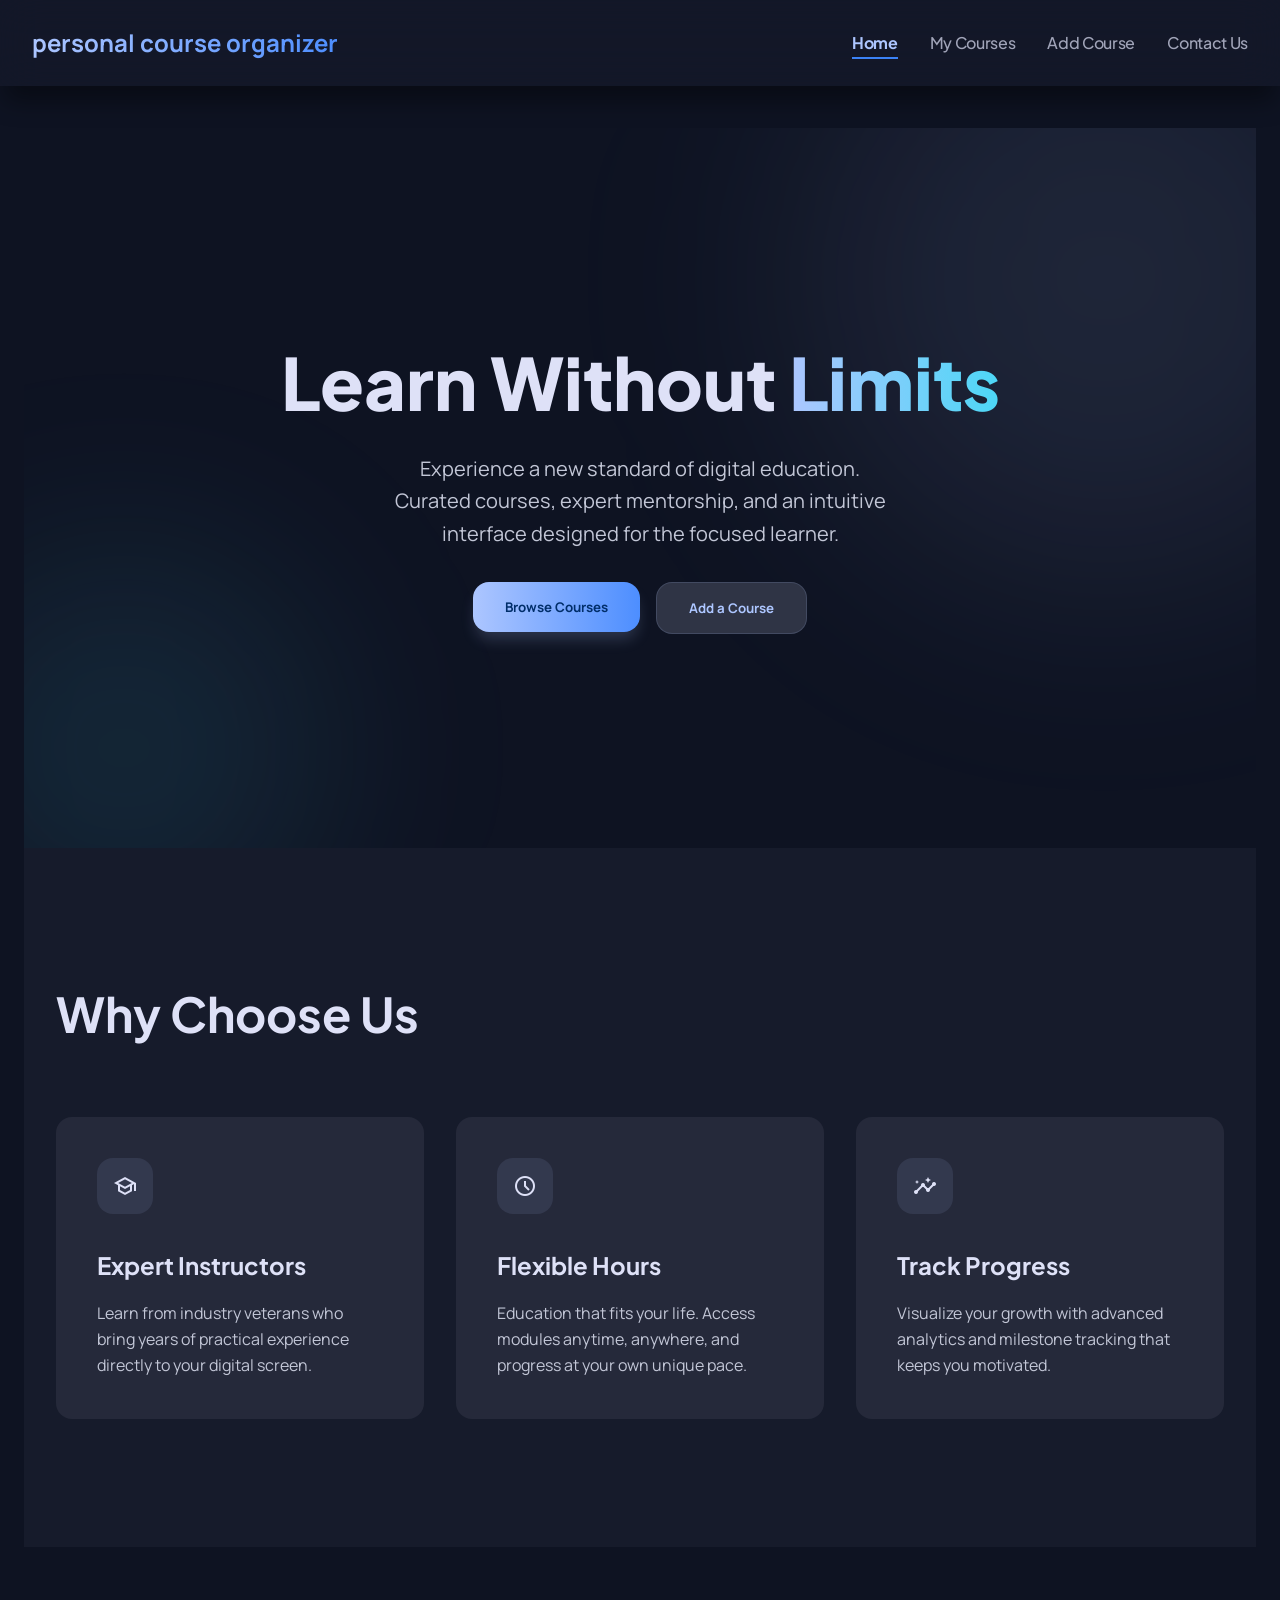
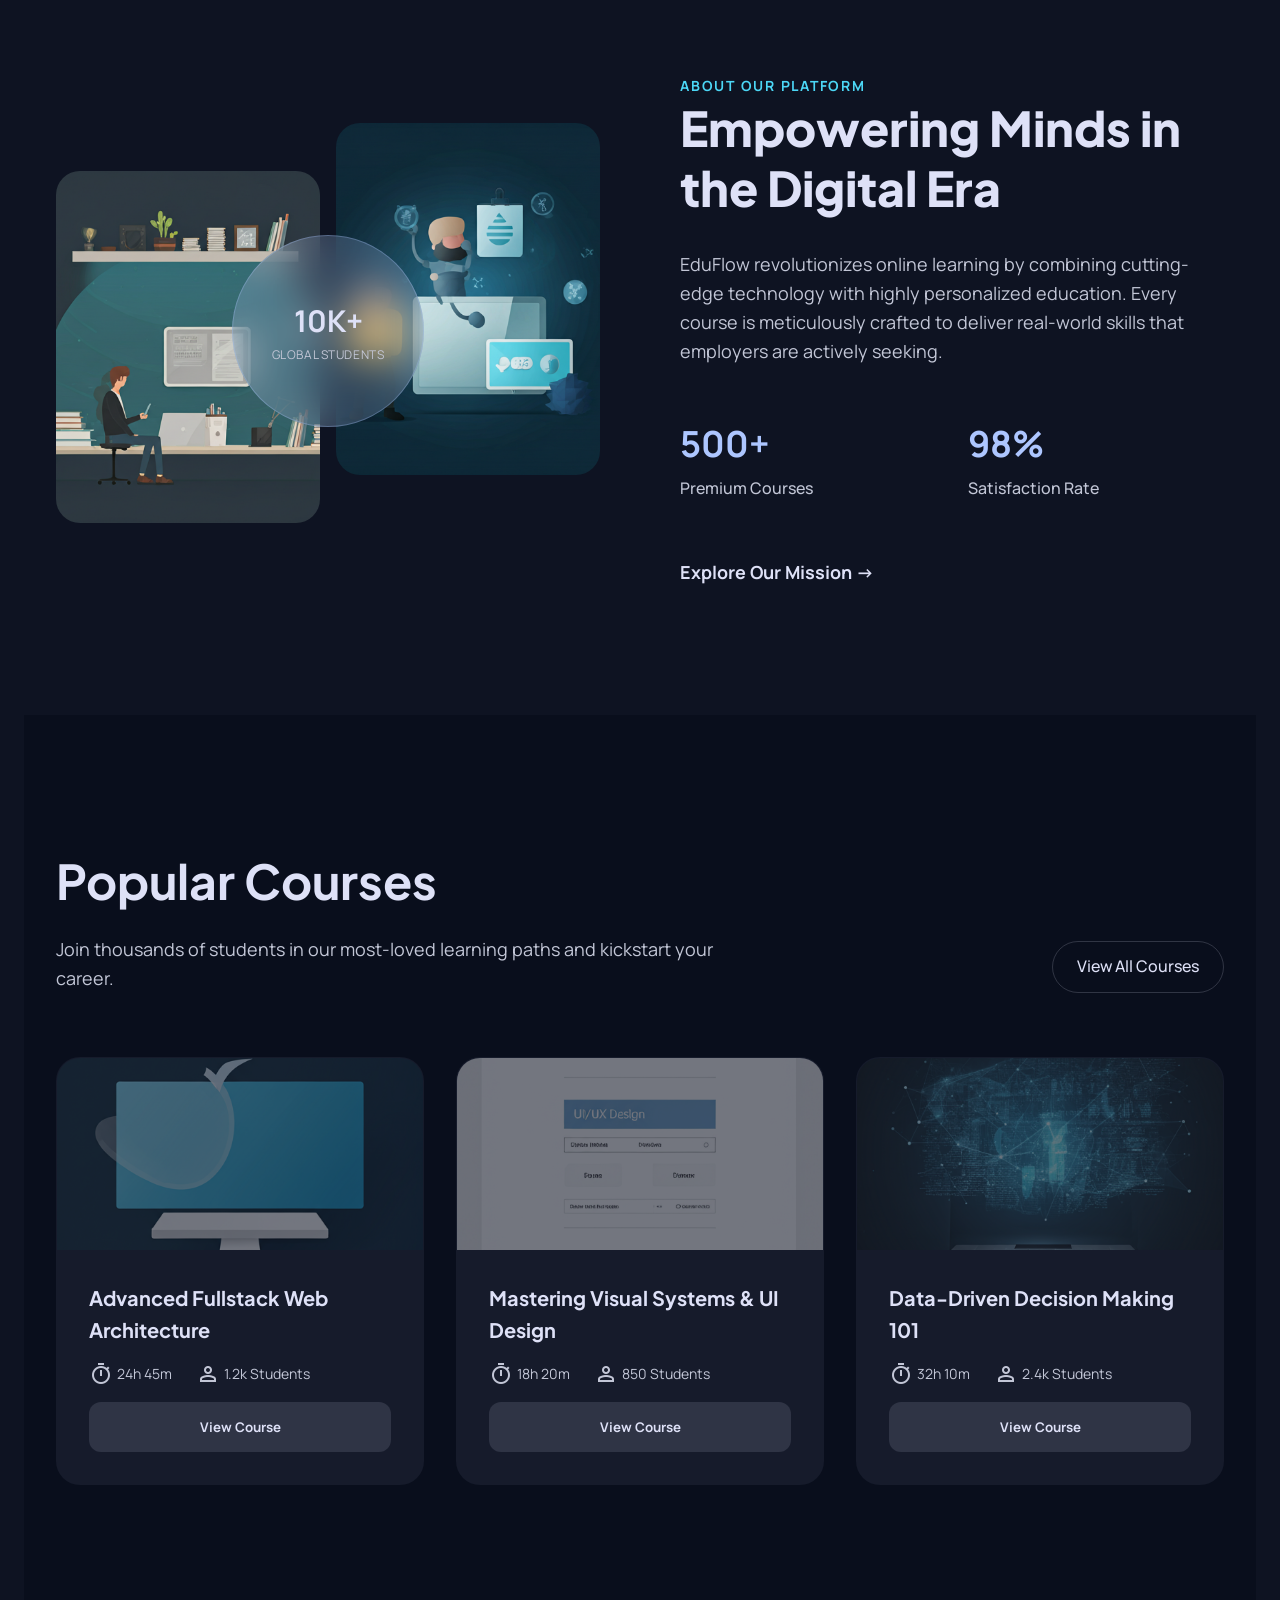
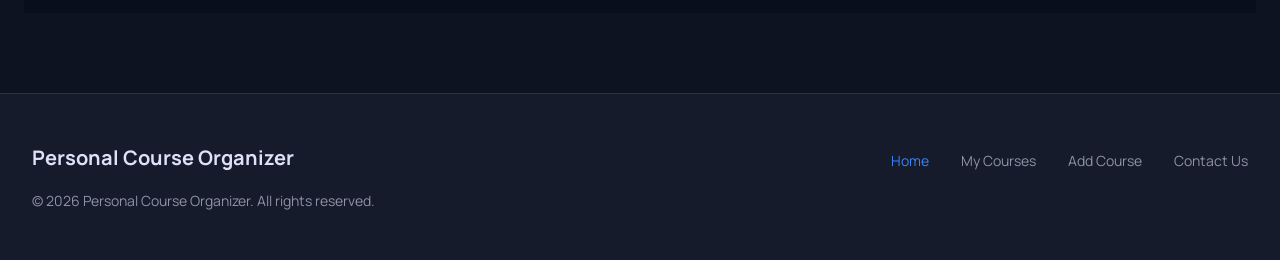
<file: index.html>
<!doctype html>
<html lang="en">
  <head>
    <meta charset="UTF-8" />
    <meta name="viewport" content="width=device-width, initial-scale=1.0" />
    <title>personal course organizer</title>
    <!-- for fonts -->
    <link
      href="https://fonts.googleapis.com/css2?family=Plus+Jakarta+Sans:wght@400;500;600;700;800&family=Manrope:wght@400;500;600;700&display=swap"
      rel="stylesheet"
    />
    <!-- for icons -->
    <link
      href="https://fonts.googleapis.com/css2?family=Material+Symbols+Outlined:wght,FILL@100..700,0..1&display=swap"
      rel="stylesheet"
    />
    <link href="main.css" rel="stylesheet" />
  </head>
  <body>
    <!-- Navigation -->
    <nav>
      <div>
        <div class="logo-brand">personal course organizer</div>
        <button class="nav-menu-button">
          <span class="material-symbols-outlined">menu</span>
        </button>
        <ul>
          <li><a href="./index.html" class="active-page">Home</a></li>
          <li><a href="./my_courses.html">My Courses</a></li>
          <li><a href="./add_course.html">Add Course</a></li>
          <li><a href="./contact.html">Contact Us</a></li>
        </ul>
      </div>
    </nav>

    <!-- Main Content -->
    <main>
      <!-- Hero Section -->
      <section class="hero-section">
        <div class="hero-decoration primary"></div>
        <div class="hero-decoration secondary"></div>
        <div class="hero-content">
          <h1>
            Learn Without <span class="hero-title-highlight">Limits</span>
          </h1>
          <p>
            Experience a new standard of digital education. Curated courses,
            expert mentorship, and an intuitive interface designed for the
            focused learner.
          </p>
          <div class="hero-buttons-container">
            <a href="./my_courses.html">
              <button class="btn btn-primary">Browse Courses</button>
            </a>
            <a href="./add_course.html">
              <button class="btn-secondary-subtle">Add a Course</button>
            </a>
          </div>
        </div>
      </section>

      <!-- Features Section -->
      <section class="features-section">
        <div class="section-wrapper">
          <div class="features-header">
            <h2>Why Choose Us</h2>
          </div>
          <div class="features-grid">
            <div class="feature-card">
              <div class="feature-icon">
                <span class="material-symbols-outlined icon-size-lg"
                  >school</span
                >
              </div>
              <h3>Expert Instructors</h3>
              <p>
                Learn from industry veterans who bring years of practical
                experience directly to your digital screen.
              </p>
            </div>
            <div class="feature-card">
              <div class="feature-icon secondary">
                <span class="material-symbols-outlined icon-size-lg"
                  >schedule</span
                >
              </div>
              <h3>Flexible Hours</h3>
              <p>
                Education that fits your life. Access modules anytime, anywhere,
                and progress at your own unique pace.
              </p>
            </div>
            <div class="feature-card">
              <div class="feature-icon tertiary">
                <span class="material-symbols-outlined icon-size-lg"
                  >insights</span
                >
              </div>
              <h3>Track Progress</h3>
              <p>
                Visualize your growth with advanced analytics and milestone
                tracking that keeps you motivated.
              </p>
            </div>
          </div>
        </div>
      </section>

      <!-- About Section -->
      <section class="about-section">
        <div class="about-container">
          <div class="about-images">
            <div class="about-image-col1">
              <div class="image-box">
                <img alt="Study space" src="./images/about1.png" />
              </div>
            </div>
            <div>
              <div class="image-box">
                <img alt="Collaborative effort" src="./images/about2.png" />
              </div>
            </div>
            <div class="stats-overlay">
              <div>
                <div class="stats-overlay-value">10K+</div>
                <div class="stats-overlay-label">Global Students</div>
              </div>
            </div>
          </div>

          <div class="about-content">
            <div>
              <div class="about-label">About our platform</div>
              <h2>Empowering Minds in the Digital Era</h2>
            </div>
            <p>
              EduFlow revolutionizes online learning by combining cutting-edge
              technology with highly personalized education. Every course is
              meticulously crafted to deliver real-world skills that employers
              are actively seeking.
            </p>
            <div class="about-stats">
              <div class="stat-item">
                <div class="stat-number">500+</div>
                <div class="stat-text">Premium Courses</div>
              </div>
              <div class="stat-item">
                <div class="stat-number">98%</div>
                <div class="stat-text">Satisfaction Rate</div>
              </div>
            </div>
            <div class="about-cta">
              <a href="./my_courses.html" class="about-cta-btn"
                >Explore Our Mission →</a
              >
            </div>
          </div>
        </div>
      </section>

      <!-- Popular Courses Section -->
      <section class="courses-section">
        <div class="courses-header">
          <div class="max-width-wrapper">
            <h2>Popular Courses</h2>
            <p>
              Join thousands of students in our most-loved learning paths and
              kickstart your career.
            </p>
          </div>
          <a href="./my_courses.html" class="view-all-btn">View All Courses</a>
        </div>

        <div class="courses-grid">
          <!-- Course 1 -->
          <div class="course-card">
            <div class="course-header course-header-primary">
              <img alt="Web development" src="./images/course1.png" />
            </div>
            <div class="course-content">
              <h3 class="course-title">Advanced Fullstack Web Architecture</h3>
              <div class="course-meta">
                <div class="course-meta-item">
                  <span class="material-symbols-outlined icon-size-md"
                    >timer</span
                  >
                  24h 45m
                </div>
                <div class="course-meta-item">
                  <span class="material-symbols-outlined icon-size-md"
                    >person</span
                  >
                  1.2k Students
                </div>
              </div>
              <a href="./my_courses.html">
                <button class="course-button">View Course</button>
              </a>
            </div>
          </div>

          <!-- Course 2 -->
          <div class="course-card">
            <div class="course-header course-header">
              <img alt="UI/UX Design" src="./images/course2.png" />
            </div>
            <div class="course-content">
              <h3 class="course-title">Mastering Visual Systems & UI Design</h3>
              <div class="course-meta">
                <div class="course-meta-item">
                  <span class="material-symbols-outlined icon-size-md"
                    >timer</span
                  >
                  18h 20m
                </div>
                <div class="course-meta-item">
                  <span class="material-symbols-outlined icon-size-md"
                    >person</span
                  >
                  850 Students
                </div>
              </div>
              <a href="./my_courses.html">
                <button class="course-button">View Course</button>
              </a>
            </div>
          </div>

          <!-- Course 3 -->
          <div class="course-card">
            <div class="course-header course-header">
              <img alt="Data Science" src="./images/course3.png" />
            </div>
            <div class="course-content">
              <h3 class="course-title">Data-Driven Decision Making 101</h3>
              <div class="course-meta">
                <div class="course-meta-item">
                  <span class="material-symbols-outlined">timer</span>
                  32h 10m
                </div>
                <div class="course-meta-item">
                  <span class="material-symbols-outlined">person</span>
                  2.4k Students
                </div>
              </div>
              <a href="./my_courses.html">
                <button class="course-button">View Course</button>
              </a>
            </div>
          </div>
        </div>
      </section>
    </main>

    <!-- Footer -->
    <footer>
      <div class="footer-content">
        <div class="margin-bottom-medium flex-grow">
          <div class="footer-brand">Personal Course Organizer</div>
          <p class="footer-copyright">
            © 2026 Personal Course Organizer. All rights reserved.
          </p>
        </div>
        <div class="footer-links">
          <a href="./index.html" class="active-page">Home</a>
          <a href="./my_courses.html">My Courses</a>
          <a href="./add_course.html">Add Course</a>
          <a href="./contact.html">Contact Us</a>
        </div>
      </div>
    </footer>
  </body>
</html>
</file>
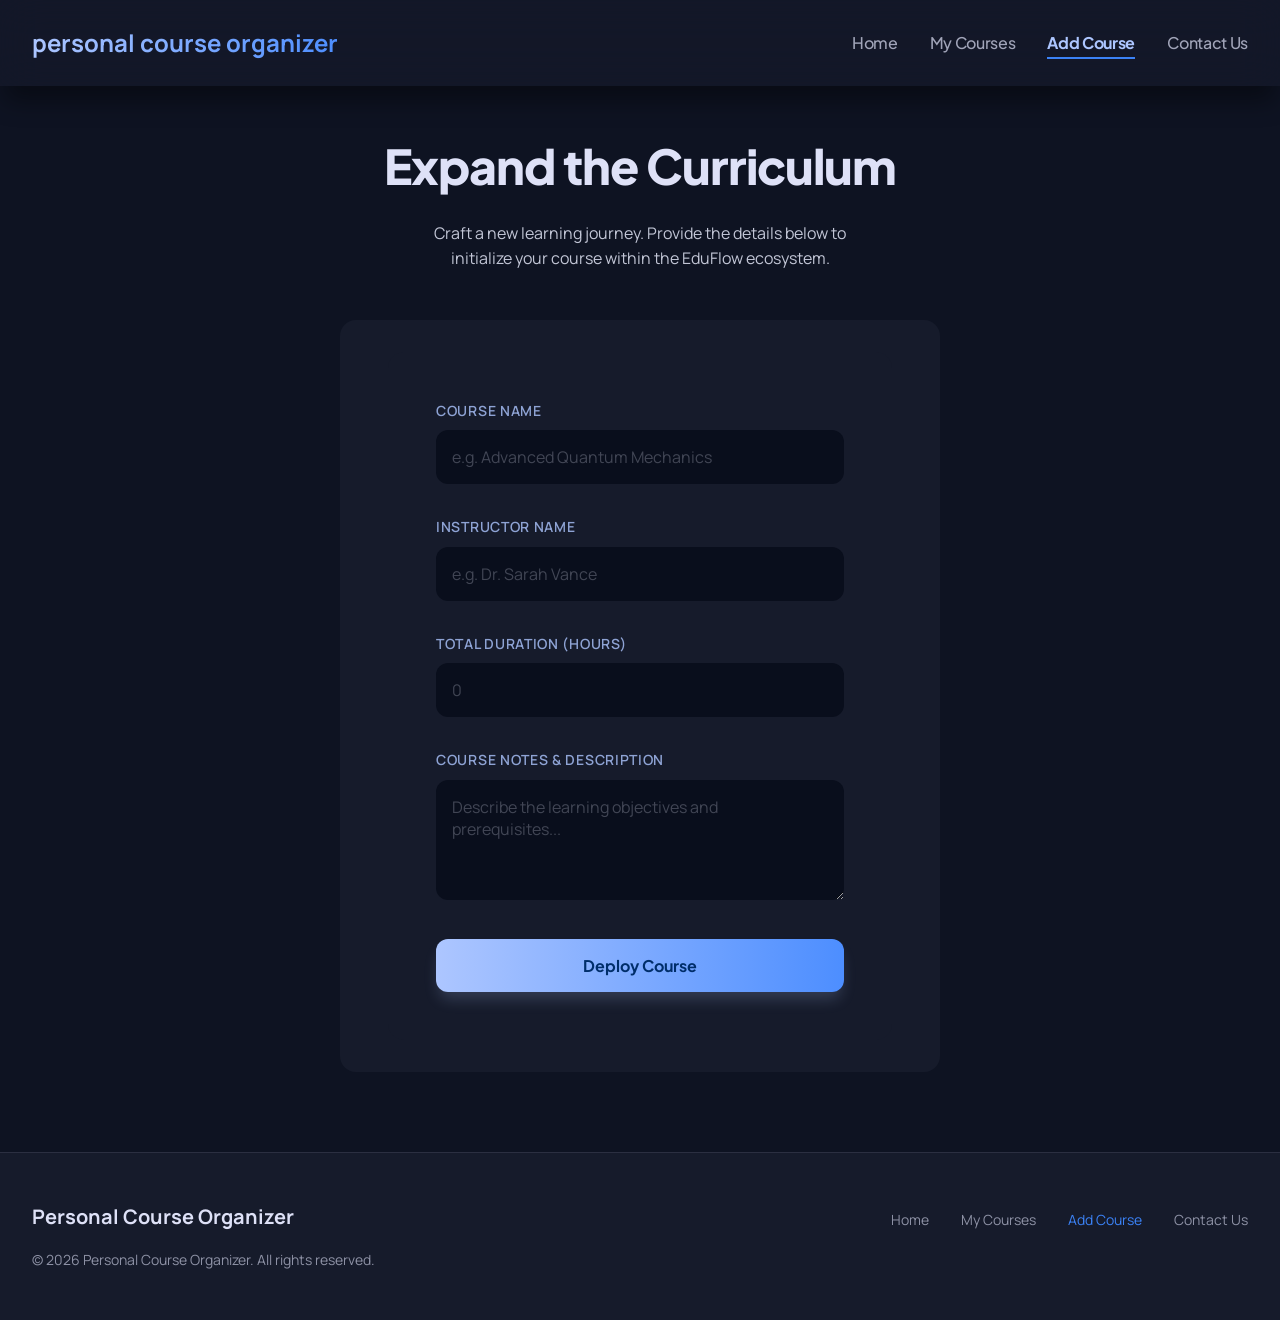
<file: add_course.html>
<!doctype html>
<html lang="en">
  <head>
    <meta charset="UTF-8" />
    <meta name="viewport" content="width=device-width, initial-scale=1.0" />
    <title>personal course organizer</title>
    <!-- for fonts -->
    <link
      href="https://fonts.googleapis.com/css2?family=Plus+Jakarta+Sans:wght@400;600;700;800&family=Manrope:wght@400;500;600&display=swap"
      rel="stylesheet"
    />
    <!-- for icons -->
    <link
      href="https://fonts.googleapis.com/css2?family=Material+Symbols+Outlined:wght,FILL@100..700,0..1&display=swap"
      rel="stylesheet"
    />
    <link href="main.css" rel="stylesheet" />
  </head>
  <body>
    <!-- Navigation -->
    <nav>
      <div>
        <div class="logo-brand">personal course organizer</div>
        <button class="nav-menu-button">
          <span class="material-symbols-outlined">menu</span>
        </button>
        <ul>
          <li><a href="./index.html" >Home</a></li>
          <li><a href="./my_courses.html">My Courses</a></li>
          <li><a href="./add_course.html" class="active-page">Add Course</a></li>
          <li><a href="./contact.html">Contact Us</a></li>
        </ul>
      </div>
    </nav>

    <!-- Main Content -->
    <main>
      <!-- Header -->
      <header class="page-header">
        <h1>
          Expand the <span class="gradient-text-secondary">Curriculum</span>
        </h1>
        <p>
          Craft a new learning journey. Provide the details below to initialize
          your course within the EduFlow ecosystem.
        </p>
      </header>

      <!-- Form Section -->
      <section class="form-section">
        <div class="form-container">
          <form id="addCourseForm" class="form-flex-column">
            <!-- Course Name -->
            <div class="form-group">
              <label for="courseName">Course Name</label>
              <input
                type="text"
                id="courseName"
                name="courseName"
                placeholder="e.g. Advanced Quantum Mechanics"
                required
              />
            </div>

            <!-- Instructor -->
            <div class="form-group">
              <label for="instructor">Instructor Name</label>
              <input
                type="text"
                id="instructor"
                name="instructor"
                placeholder="e.g. Dr. Sarah Vance"
                required
              />
            </div>

            <!-- Hours -->
            <div class="form-group">
              <label for="hours">Total Duration (Hours)</label>
              <input
                type="number"
                id="hours"
                name="hours"
                min="1"
                placeholder="0"
                required
              />
            </div>

            <!-- Notes -->
            <div class="form-group">
              <label for="notes">Course Notes & Description</label>
              <textarea
                id="notes"
                name="notes"
                placeholder="Describe the learning objectives and prerequisites..."
                required
              ></textarea>
            </div>

            <!-- Submit Button -->
            <div class="padding-top-small">
              <button type="submit" id="submitBtn" class="submit-button">
                <span id="btnText">Deploy Course</span>
              </button>
            </div>
          </form>
        </div>
      </section>
    </main>

   <!-- Footer -->
    <footer>
      <div class="footer-content">
        <div class="margin-bottom-medium flex-grow">
          <div class="footer-brand">Personal Course Organizer</div>
          <p class="footer-copyright">© 2026 Personal Course Organizer. All rights reserved.</p>
        </div>
        <div class="footer-links">
          <a href="./index.html" >Home</a>
          <a href="./my_courses.html" >My Courses</a>
          <a href="./add_course.html" class="active-page">Add Course</a>
          <a href="./contact.html">Contact Us</a>
        </div>
      </div>
    </footer>

  </body>
</html>
</file>
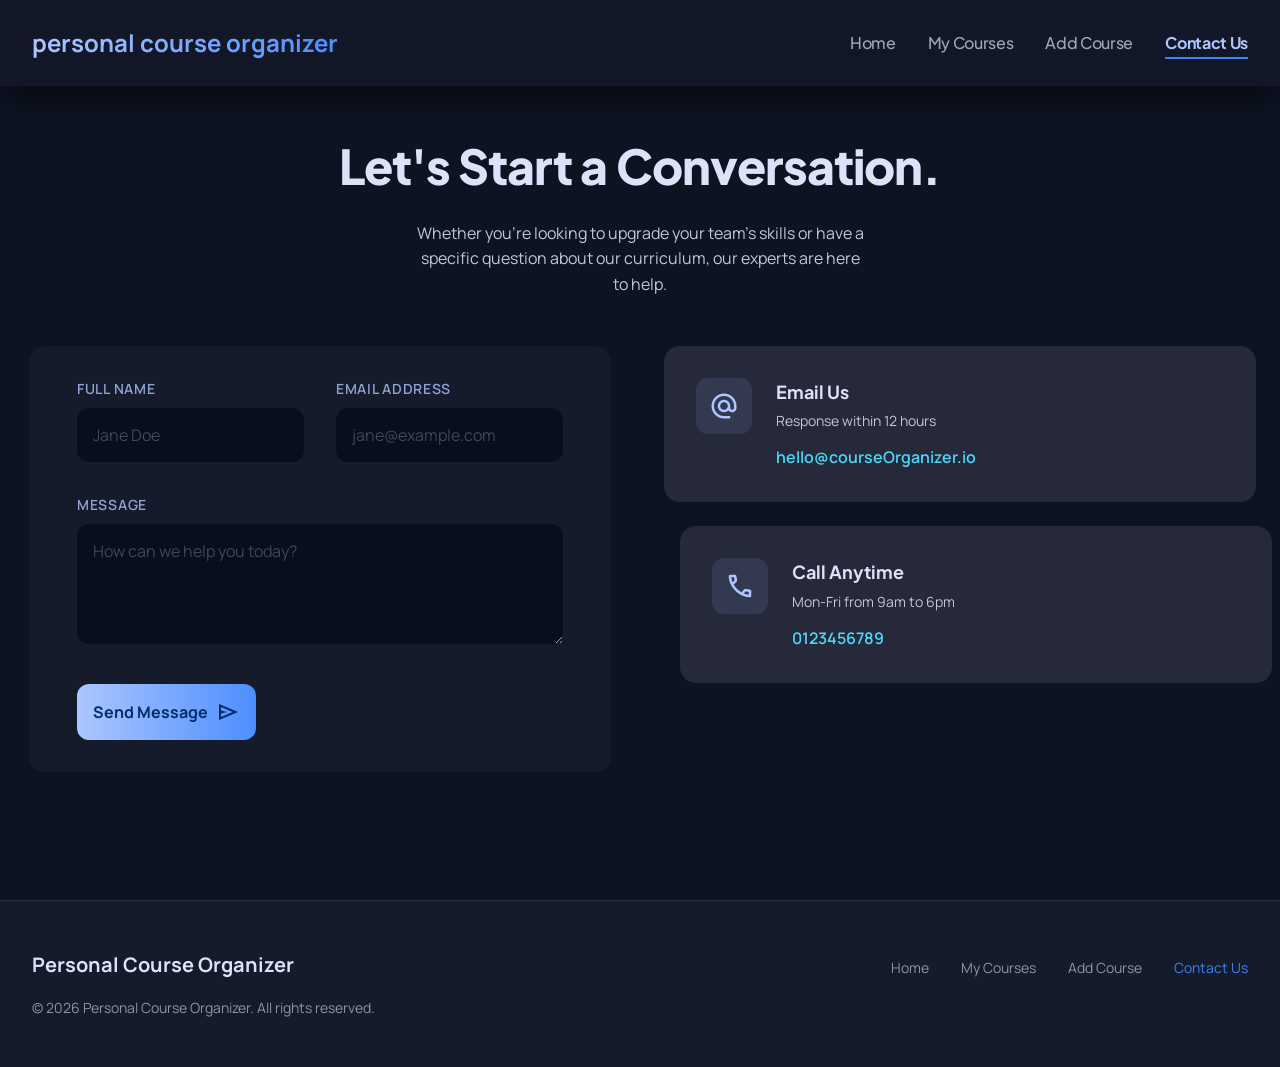
<file: contact.html>
<!doctype html>
<html lang="en">
  <head>
    <meta charset="UTF-8" />
    <meta name="viewport" content="width=device-width, initial-scale=1.0" />
    <title>personal course organizer</title>
    <!-- for fonts -->
    <link
      href="https://fonts.googleapis.com/css2?family=Plus+Jakarta+Sans:wght@400;600;700;800&family=Manrope:wght@400;500;600&display=swap"
      rel="stylesheet"
    />
    <!-- for icons -->
    <link
      href="https://fonts.googleapis.com/css2?family=Material+Symbols+Outlined:wght,FILL@100..700,0..1&display=swap"
      rel="stylesheet"
    />
    <link href="main.css" rel="stylesheet" />
  </head>
  <body>
    <!-- Navigation -->
    <nav>
      <div>
        <div class="logo-brand">personal course organizer</div>
        <button class="nav-menu-button">
          <span class="material-symbols-outlined">menu</span>
        </button>
        <ul>
          <li><a href="./index.html" >Home</a></li>
          <li><a href="./my_courses.html">My Courses</a></li>
          <li><a href="./add_course.html">Add Course</a></li>
          <li><a href="./contact.html" class="active-page">Contact Us</a></li>
        </ul>
      </div>
    </nav>

    <!-- Main Content -->
    <main>
      <!-- Hero Header -->
      <header class="page-header">
        <h1>Let's Start a Conversation.</h1>
        <p>
          Whether you're looking to upgrade your team's skills or have a
          specific question about our curriculum, our experts are here to help.
        </p>
      </header>

      <!-- Contact Grid -->
      <div class="contact-grid">
        <!-- Form Section -->
        <section class="form-section">
          <form class="form-flex-column">
            <div class="two-column">
              <div class="form-group">
                <label for="name">Full Name</label>
                <input type="text" id="name" placeholder="Jane Doe" />
              </div>
              <div class="form-group">
                <label for="email">Email Address</label>
                <input type="email" id="email" placeholder="jane@example.com" />
              </div>
            </div>

            <div class="form-group">
              <label for="message">Message</label>
              <textarea
                id="message"
                placeholder="How can we help you today?"
              ></textarea>
            </div>

            <button type="button" class="submit-btn">
              Send Message
              <span class="material-symbols-outlined">send</span>
            </button>
          </form>
        </section>

        <!-- Info Cards -->
        <aside class="info-cards">
          <!-- Email Card -->
          <div class="info-card">
            <div class="info-card-icon">
              <span class="material-symbols-outlined">alternate_email</span>
            </div>
            <div class="info-card-content">
              <h3>Email Us</h3>
              <p>Response within 12 hours</p>
              <a >hello@courseOrganizer.io</a>
            </div>
          </div>

          <!-- Phone Card -->
          <div class="info-card">
            <div class="info-card-icon">
              <span class="material-symbols-outlined">call</span>
            </div>
            <div class="info-card-content">
              <h3>Call Anytime</h3>
              <p>Mon-Fri from 9am to 6pm</p>
              <a>0123456789</a>
            </div>
          </div>

        </aside>
      </div>
    </main>

    <!-- Footer -->
    <footer>
      <div class="footer-content">
        <div class="margin-bottom-medium flex-grow">
          <div class="footer-brand">Personal Course Organizer</div>
          <p class="footer-copyright">© 2026 Personal Course Organizer. All rights reserved.</p>
        </div>
        <div class="footer-links">
          <a href="./index.html">Home</a>
          <a href="./my_courses.html" >My Courses</a>
          <a href="./add_course.html">Add Course</a>
          <a href="./contact.html"  class="active-page">Contact Us</a>
        </div>
      </div>
    </footer>
  </body>
</html>
</file>
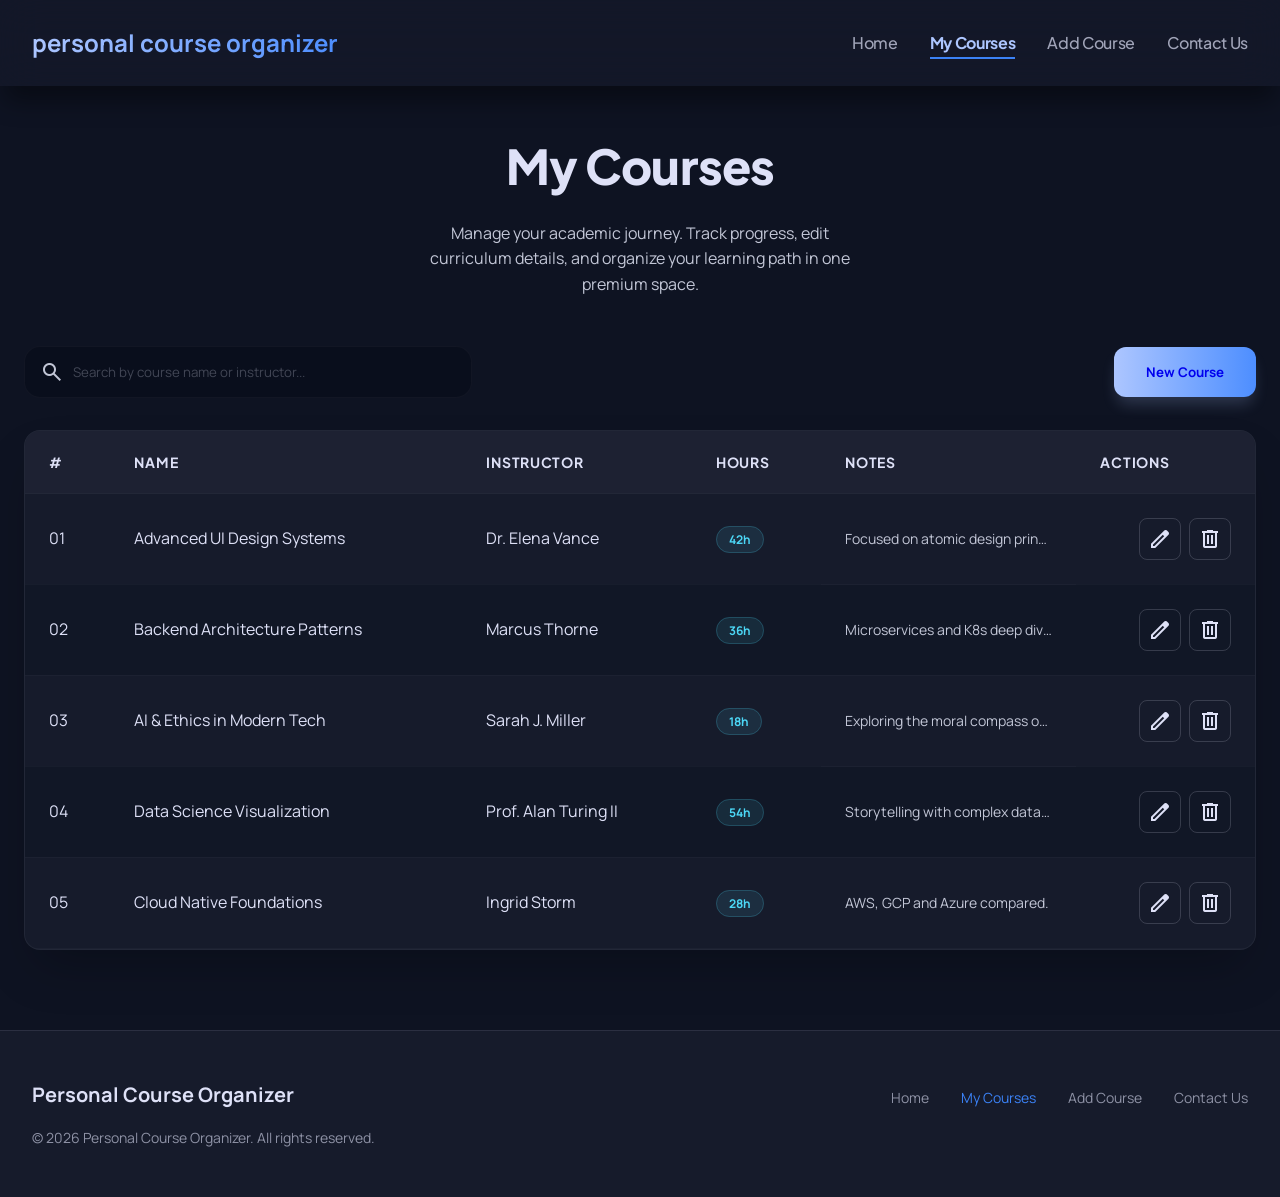
<file: my_courses.html>
<!doctype html>
<html lang="en">
  <head>
    <meta charset="UTF-8" />
    <meta name="viewport" content="width=device-width, initial-scale=1.0" />
    <title>personal course organizer</title>
    <!-- for fonts -->
    <link
      href="https://fonts.googleapis.com/css2?family=Plus+Jakarta+Sans:wght@400;600;700;800&family=Manrope:wght@400;500;700&display=swap"
      rel="stylesheet"
    />
    <!-- for icons -->
    <link 
      href="https://fonts.googleapis.com/css2?family=Material+Symbols+Outlined:wght,FILL@100..700,0..1&display=swap"
      rel="stylesheet"
    />
    <link href="main.css" rel="stylesheet" />
  </head>
  <body>
    <!-- Navigation -->
    <nav>
      <div>
        <div class="logo-brand">personal course organizer</div>
        <button class="nav-menu-button">
          <span class="material-symbols-outlined">menu</span>
        </button>
        <ul>
          <li><a href="./index.html">Home</a></li>
          <li>
            <a href="./my_courses.html" class="active-page">My Courses</a>
          </li>
          <li><a href="./add_course.html">Add Course</a></li>
          <li><a href="./contact.html">Contact Us</a></li>
        </ul>
      </div>
    </nav>

    <!-- Main Content -->
    <main class="table-section">
      <!-- Page Header -->
      <header class="page-header">
        <h1>My Courses</h1>
        <p>
          Manage your academic journey. Track progress, edit curriculum details,
          and organize your learning path in one premium space.
        </p>
      </header>

      <!-- Search and Filter Bar -->
      <div class="search-filter-bar">
        <div class="search-box">
          <span class="icon material-symbols-outlined">search</span>
          <input
            type="text"
            placeholder="Search by course name or instructor..."
          />
        </div>
        <a href="./add_course.html">
          <button class="new-course-btn">New Course</button>
        </a>
      </div>

      <!-- Table -->
      <div class="table-wrapper">
        <table>
          <thead>
            <tr>
              <th>#</th>
              <th>Name</th>
              <th>Instructor</th>
              <th>Hours</th>
              <th>Notes</th>
              <th class="text-align-right">Actions</th>
            </tr>
          </thead>
          <tbody>
            <!-- Row 1 -->
            <tr>
              <td>01</td>
              <td>
                <div class="course-name">
                  <span class="text-bold">Advanced UI Design Systems</span>
                </div>
              </td>
              <td class="instructor-italic">Dr. Elena Vance</td>
              <td><span class="hours-badge">42h</span></td>
              <td class="course-notes-text">
                Focused on atomic design principles.
              </td>
              <td>
                <div class="action-buttons">
                  <button class="action-btn">
                    <span class="material-symbols-outlined icon-size-med"
                      >edit</span
                    >
                  </button>
                  <button class="action-btn delete-btn">
                    <span class="material-symbols-outlined icon-size-med"
                      >delete</span
                    >
                  </button>
                </div>
              </td>
            </tr>

            <!-- Row 2 -->
            <tr>
              <td>02</td>
              <td>
                <div class="course-name">
                  <span class="text-bold">Backend Architecture Patterns</span>
                </div>
              </td>
              <td class="instructor-italic">Marcus Thorne</td>
              <td><span class="hours-badge">36h</span></td>
              <td class="course-notes-text">
                Microservices and K8s deep dive.
              </td>
              <td>
                <div class="action-buttons">
                  <button class="action-btn">
                    <span class="material-symbols-outlined icon-size-med"
                      >edit</span
                    >
                  </button>
                  <button class="action-btn delete-btn">
                    <span class="material-symbols-outlined icon-size-med"
                      >delete</span
                    >
                  </button>
                </div>
              </td>
            </tr>

            <!-- Row 3 -->
            <tr>
              <td>03</td>
              <td>
                <div class="course-name">
                  <span class="text-bold">AI & Ethics in Modern Tech</span>
                </div>
              </td>
              <td class="instructor-italic">Sarah J. Miller</td>
              <td><span class="hours-badge">18h</span></td>
              <td class="course-notes-text">
                Exploring the moral compass of LLMs.
              </td>
              <td>
                <div class="action-buttons">
                  <button class="action-btn">
                    <span class="material-symbols-outlined icon-size-med"
                      >edit</span
                    >
                  </button>
                  <button class="action-btn delete-btn">
                    <span class="material-symbols-outlined icon-size-med"
                      >delete</span
                    >
                  </button>
                </div>
              </td>
            </tr>

            <!-- Row 4 -->
            <tr>
              <td>04</td>
              <td>
                <div class="course-name">
                  <span class="text-bold">Data Science Visualization</span>
                </div>
              </td>
              <td class="instructor-italic">Prof. Alan Turing II</td>
              <td><span class="hours-badge">54h</span></td>
              <td class="course-notes-text">
                Storytelling with complex data sets.
              </td>
              <td>
                <div class="action-buttons">
                  <button class="action-btn">
                    <span class="material-symbols-outlined icon-size-med"
                      >edit</span
                    >
                  </button>
                  <button class="action-btn delete-btn">
                    <span class="material-symbols-outlined icon-size-med"
                      >delete</span
                    >
                  </button>
                </div>
              </td>
            </tr>

            <!-- Row 5 -->
            <tr>
              <td>05</td>
              <td>
                <div class="course-name">
                  <span class="text-bold">Cloud Native Foundations</span>
                </div>
              </td>
              <td class="instructor-italic">Ingrid Storm</td>
              <td><span class="hours-badge">28h</span></td>
              <td class="course-notes-text">AWS, GCP and Azure compared.</td>
              <td>
                <div class="action-buttons">
                  <button class="action-btn">
                    <span class="material-symbols-outlined icon-size-med"
                      >edit</span
                    >
                  </button>
                  <button class="action-btn delete-btn">
                    <span class="material-symbols-outlined icon-size-med"
                      >delete</span
                    >
                  </button>
                </div>
              </td>
            </tr>
          </tbody>
        </table>
      </div>
    </main>


    <!-- Footer -->
    <footer>
      <div class="footer-content">
        <div class="margin-bottom-medium flex-grow">
          <div class="footer-brand">Personal Course Organizer</div>
          <p class="footer-copyright">
            © 2026 Personal Course Organizer. All rights reserved.
          </p>
        </div>
        <div class="footer-links">
          <a href="./index.html">Home</a>
          <a href="./my_courses.html" class="active-page">My Courses</a>
          <a href="./add_course.html">Add Course</a>
          <a href="./contact.html">Contact Us</a>
        </div>
      </div>
    </footer>
  </body>
</html>
</file>
<file: main.css>
/* ===================== */
/* CSS Custom Properties */
/* ===================== */
:root {
  /* Color Palette */
  --background: #0e1322;
  --on-surface: #dee1f7;
  --on-surface-variant: #c2c6d6;
  --primary: #adc6ff;
  --primary-container: #4d8eff;
  --on-primary: #002e6a;
  --secondary: #4cd7f6;
  --surface: #0e1322;
  --surface-bright: #343949;
  --surface-container: #1a1f2f;
  --surface-container-low: #161b2b;
  --surface-container-high: #25293a;
  --surface-container-highest: #2f3445;
  --surface-container-lowest: #090e1c;

  /* Font Families */
  --font-headline: "Plus Jakarta Sans", sans-serif;
  --font-body: "Manrope", sans-serif;

  /* Border Radius */
  --radius-lg: 1rem;
  --radius-xl: 1.25rem;

  /* Transitions */
  --transition: all 0.3s ease;
}

/* ===================== */
/* Global Styles */
/* ===================== */

* {
  margin: 0;
  padding: 0;
  box-sizing: border-box;
}

html {
  scroll-behavior: smooth;
}

body {
  font-family: var(--font-body);
  background-color: var(--background);
  color: var(--on-surface);
  line-height: 1.6;
  min-height: 100vh;
}

h1,
h2,
h3,
h4,
h5,
h6 {
  font-family: var(--font-headline);
}

/* Selection Styles */
::selection {
  background-color: rgba(173, 198, 255, 0.3);
}

/* Material Symbols Icon Styling */
.material-symbols-outlined {
  font-variation-settings:
    "FILL" 0,
    "wght" 400,
    "GRAD" 0,
    "opsz" 24;
  display: inline-block;
  vertical-align: middle;
}

/* ===================== */
/* Navigation Bar */
/* ===================== */

nav {
  position: fixed;
  top: 0;
  width: 100%;
  z-index: 50;
  background-color: rgba(22, 27, 43, 0.7);
  backdrop-filter: blur(20px);
  -webkit-backdrop-filter: blur(20px);
  box-shadow: 0 20px 25px -5px rgba(0, 0, 0, 0.4);
}

nav .logo-brand {
  font-size: 1.5rem;
  font-weight: bold;
  background: linear-gradient(to right, #adc6ff, #4d8eff);
  -webkit-background-clip: text;
  -webkit-text-fill-color: transparent;
  background-clip: text;
}

@media(max-width: 425px) {
  nav .logo-brand {
    font-size: 1.25rem;
  }
}

nav ul {
  display: none;
  list-style: none;
  gap: 2rem;
  align-items: center;
}

@media (min-width: 768px) {
  nav ul {
    display: flex;
  }
}

nav .nav-left-group {
  display: flex;
  align-items: center;
  justify-content: space-between;
}

@media (max-width: 767px) {
  nav > div {
    justify-content: center !important;
    flex-wrap: wrap;
  }
  
  nav .logo-brand  {
    flex-grow: 1;
  }
  nav ul {
    flex-basis: 100%;
  }

  nav .nav-menu-button:hover + ul {
    display: flex;
    flex-direction: column;
    gap: 1rem;
  }

  nav ul {
    display: none;
    padding: 0.5rem 0;
  }

  nav ul:hover {
    display: flex;
    flex-direction: column;
    gap: 1rem;
  }
}

nav > div {
  display: flex;
  justify-content: space-between;
  align-items: center;
  padding: 1.5rem 2rem;
  max-width: 80rem;
  margin: 0 auto;
  width: 100%;
}

nav ul li a {
  text-decoration: none;
  color: rgba(222, 225, 247, 0.7);
  font-weight: 500;
}

nav ul li a.active-page {
  color: #adc6ff;
  font-weight: bold;
  border-bottom: 2px solid #3b82f6;
  padding-bottom: 0.25rem;
}

nav a {
  text-decoration: none;
  color: rgba(222, 225, 247, 0.7);
  transition: var(--transition-colors);
  font-family: var(--font-headline);
  letter-spacing: -0.02em;
}

nav a:hover {
  color: var(--on-surface);
}

nav a.active {
  color: #adc6ff;
  font-weight: bold;
  border-bottom: 2px solid #3b82f6;
  padding-bottom: 0.25rem;
}

nav .nav-menu-button {
  padding: 0.5rem;
  background: transparent;
  border: none;
  border-radius: var(--radius-lg);
  cursor: pointer;
  transition: var(--transition);
  color: var(--on-surface);
}

nav .nav-menu-button:hover {
  background-color: rgba(52, 57, 73, 0.5);
}

nav .nav-menu-button {
  display: none;
  padding: 0.5rem;
  background: transparent;
  border: none;
  border-radius: var(--radius-lg);
  cursor: pointer;
  color: var(--on-surface);
  transition: var(--transition);
}

@media (max-width: 767px) {
  nav .nav-menu-button {
    display: block;
  }
}

nav .nav-menu-button:hover {
  background-color: rgba(52, 57, 73, 0.5);
}

/* ===================== */
/* Main Content */
/* ===================== */

main {
  padding-top: 8rem;
  padding-bottom: 5rem;
  padding-left: 1.5rem;
  padding-right: 1.5rem;
  max-width: 80rem;
  margin: 0 auto;
  min-height: 100vh;
}

/* ===================== */
/* Hero Section */
/* ===================== */

.hero-section {
  position: relative;
  display: flex;
  align-items: center;
  justify-content: center;
  overflow: hidden;
  padding: 2rem;
}

@media(min-width: 768px){
  .hero-section {
    height: 80vh;
  }
}

.hero-content {
  display: flex;
  justify-content: center;
  align-items: center;
  flex-direction: column;
  text-align: center;
}

.hero-content h2 {
  font-size: 0.5rem;
  font-weight: 800;
  margin-bottom: 1.5rem;
  line-height: 1.2;
}

.hero-content p {
  color: var(--on-surface-variant);
  margin-bottom: 2rem;
  font-size: 1.125rem;
  text-align: center;
}

.hero-content h1 {
  font-size: 4.5rem;
  font-weight: 800;
  line-height: 1.1;
  margin-bottom: 2rem;
}

@media (max-width: 768px) {
  .hero-content h1 {
    font-size: 3rem;
  }
}

.hero-content p {
  color: var(--on-surface-variant);
  font-size: 1.25rem;
  max-width: 32rem;
  line-height: 1.625;
  margin-bottom: 2rem;
}


.hero-decoration {
  position: absolute;
  pointer-events: none;
  z-index: -1;
}

.hero-decoration.primary {
  top: 0;
  right: 0;
  width: 600px;
  height: 600px;
  background-color: rgba(173, 198, 255, 0.1);
  border-radius: 50%;
  filter: blur(120px);
  transform: translate(25%, -25%);
}

.hero-decoration.secondary {
  bottom: 0;
  left: 0;
  width: 400px;
  height: 400px;
  background-color: rgba(76, 215, 246, 0.1);
  border-radius: 50%;
  filter: blur(100px);
  transform: translate(-25%, 25%);
}

.hero-buttons {
  display: flex;
  flex-wrap: wrap;
  gap: 1rem;
  padding-top: 1rem;
}

.hero-title-highlight {
  background: linear-gradient(to right, #adc6ff, #4cd7f6);
  -webkit-background-clip: text;
  -webkit-text-fill-color: transparent;
  background-clip: text;
}

.btn-secondary-subtle {
  padding: 1rem 2rem;
  background-color: var(--surface-container-highest);
  border: 1px solid rgba(173, 198, 255, 0.15);
  border-radius: 1rem;
  color: var(--primary);
  font-weight: bold;
  cursor: pointer;
  transition: var(--transition);
}

.btn-secondary-subtle:hover {
  background-color: var(--surface-bright);
}

.hero-buttons-container {
  display: flex;
  justify-content: center;
  flex-wrap: wrap;
  gap: 1rem;
}

/* ===================== */
/* Buttons */
/* ===================== */

button {
  font-family: var(--font-body);
  border: none;
  cursor: pointer;
  transition: var(--transition);
}

.btn {
  padding: 1rem 2rem;
  border-radius: var(--radius-lg);
  font-weight: bold;
  display: inline-flex;
  align-items: center;
  gap: 0.75rem;
}

.btn-primary {
  background: linear-gradient(
    to right,
    var(--primary),
    var(--primary-container)
  );
  color: var(--on-primary);
  box-shadow: 0 10px 15px -3px rgba(173, 198, 255, 0.2);
}

.btn-primary:hover {
  transform: scale(1.02);
}

/* ===================== */
/* Features Section */
/* ===================== */
.features-section {
  padding: 8rem 2rem;
  background-color: var(--surface-container-low);
}

.features-header {
  margin-bottom: 4rem;
}

.features-header h2 {
  font-size: 3rem;
  font-weight: bold;
  margin-bottom: 1rem;
}

.features-grid {
  display: grid;
  grid-template-columns: repeat(3, 1fr);
  gap: 2rem;
}

@media (max-width: 1024px) {
  .features-grid {
    grid-template-columns: repeat(2, 1fr);
  }
}

@media (max-width: 768px) {
  .features-grid {
    grid-template-columns: 1fr;
  }
}

.feature-card {
  padding: 2.5rem;
  background-color: var(--surface-container-high);
  border-radius: 1rem;
  border: 1px solid transparent;
  transition: all 0.5s ease;
}

.feature-card:hover {
  border-color: rgba(173, 198, 255, 0.2);
  transform: translateY(-0.5rem);
}

.feature-icon {
  width: 3.5rem;
  height: 3.5rem;
  background-color: rgba(173, 198, 255, 0.1);
  border-radius: 1rem;
  display: flex;
  align-items: center;
  justify-content: center;
  margin-bottom: 2rem;
  transition: all 0.3s ease;
}

.feature-card:hover .feature-icon {
  background-color: rgba(173, 198, 255, 0.2);
}

.feature-card h3 {
  font-size: 1.5rem;
  font-weight: bold;
  margin-bottom: 1rem;
}

.feature-card p {
  color: var(--on-surface-variant);
  line-height: 1.625;
}

/* ===================== */
/* About Section */
/* ===================== */

.about-section {
  padding: 8rem 2rem;
}

.about-container {
  max-width: 80rem;
  margin: 0 auto;
  display: grid;
  grid-template-columns: 1fr 1fr;
  gap: 5rem;
  align-items: center;
}

@media (max-width: 1024px) {
  .about-container {
    grid-template-columns: 1fr;
    gap: 3rem;
  }
}

.about-images {
  display: grid;
  grid-template-columns: 1fr 1fr;
  gap: 1rem;
  position: relative;
}

.about-image-col1 {
  padding-top: 3rem;
}

.image-box {
  aspect-ratio: 3/4;
  border-radius: 1.5rem;
  overflow: hidden;
  margin-bottom: 1rem;
}

.image-box img {
  width: 100%;
  height: 100%;
  object-fit: cover;
}

.stats-overlay {
  position: absolute;
  top: 50%;
  left: 50%;
  transform: translate(-50%, -50%);
  width: 12rem;
  height: 12rem;
  background-color: rgba(173, 198, 255, 0.2);
  backdrop-filter: blur(20px);
  border-radius: 50%;
  border: 1px solid rgba(173, 198, 255, 0.3);
  display: flex;
  align-items: center;
  justify-content: center;
  text-align: center;
}

.stats-overlay-value {
  font-size: 1.875rem;
  font-weight: bold;
}

.stats-overlay-label {
  font-size: 0.75rem;
  text-transform: uppercase;
  letter-spacing: 0.05em;
  color: var(--on-surface-variant);
}

.about-content {
  display: flex;
  flex-direction: column;
  gap: 2rem;
}

.about-label {
  color: var(--secondary);
  font-weight: bold;
  letter-spacing: 0.125em;
  text-transform: uppercase;
  font-size: 0.875rem;
}

.about-content h2 {
  font-size: 3rem;
  font-weight: 800;
  line-height: 1.25;
}

.about-content p {
  color: var(--on-surface-variant);
  font-size: 1.125rem;
  line-height: 1.625;
}

.about-stats {
  display: grid;
  grid-template-columns: 1fr 1fr;
  gap: 2rem;
  padding-top: 1rem;
}

.stat-item {
  display: flex;
  flex-direction: column;
  gap: 0.25rem;
}

.stat-number {
  font-size: 2.25rem;
  font-weight: bold;
  color: var(--primary);
}

.stat-text {
  color: var(--on-surface-variant);
  font-weight: 500;
}

.about-cta {
  padding-top: 1.5rem;
}

.about-cta-btn {
  display: inline-flex;
  align-items: center;
  gap: 0.75rem;
  font-size: 1.125rem;
  font-weight: bold;
  color: var(--on-surface);
  text-decoration: none;
  transition: var(--transition);
}

.about-cta-btn:hover {
  color: var(--primary);
}

/* ===================== */
/* Popular Courses Section */
/* ===================== */

.courses-section {
  padding: 8rem 2rem;
  background-color: var(--surface-container-lowest);
}

.courses-header {
  max-width: 80rem;
  margin: 0 auto;
  display: flex;
  justify-content: space-between;
  align-items: flex-end;
  margin-bottom: 4rem;
  gap: 1.5rem;
  flex-wrap: wrap;
}

@media (max-width: 768px) {
  .courses-header {
    flex-direction: column;
    align-items: flex-start;
  }
}

.courses-header h2 {
  font-size: 3rem;
  font-weight: bold;
  margin-bottom: 1rem;
}

.courses-header p {
  color: var(--on-surface-variant);
  font-size: 1.125rem;
  max-width: 42rem;
}

.view-all-btn {
  padding: 0.75rem 1.5rem;
  border: 1px solid rgba(140, 144, 159, 0.3);
  background-color: transparent;
  border-radius: 9999px;
  color: var(--on-surface);
  cursor: pointer;
  transition: var(--transition);
  font-weight: 500;
  text-decoration: none;
  display: inline-block;
}

.view-all-btn:hover {
  background-color: var(--surface-bright);
}

.courses-grid {
  max-width: 80rem;
  margin: 0 auto;
  display: grid;
  grid-template-columns: repeat(3, 1fr);
  gap: 2rem;
}

@media (max-width: 1024px) {
  .courses-grid {
    grid-template-columns: repeat(2, 1fr);
  }
}

@media (max-width: 768px) {
  .courses-grid {
    grid-template-columns: 1fr;
  }
}

.course-card {
  background-color: var(--surface-container-low);
  border-radius: 1.5rem;
  overflow: hidden;
  border: 1px solid transparent;
  transition: all 0.3s ease;
}

.course-card:hover {
  border-color: var(--secondary);
}

.course-header {
  height: 12rem;
  position: relative;
  overflow: hidden;
}

.course-header img {
  width: 100%;
  height: 100%;
  object-fit: cover;
  opacity: 0.4;
  transition: transform 0.7s ease;
}

.course-card:hover .course-header img {
  transform: scale(1.1);
}


.course-content {
  padding: 2rem;
  display: flex;
  flex-direction: column;
  gap: 1rem;
}

.course-title {
  font-size: 1.25rem;
  font-weight: bold;
  transition: var(--transition);
}

.course-card:hover .course-title {
  color: var(--primary);
}

.course-meta {
  display: flex;
  gap: 1.5rem;
  font-size: 0.875rem;
  color: var(--on-surface-variant);
}

.course-meta-item {
  display: flex;
  align-items: center;
  gap: 0.25rem;
}

.course-button {
  width: 100%;
  padding: 1rem;
  background-color: var(--surface-container-highest);
  border: none;
  border-radius: 0.75rem;
  font-weight: bold;
  cursor: pointer;
  transition: var(--transition);
  color: var(--on-surface);
}

.course-button:hover {
  background-color: var(--primary);
  color: var(--on-primary);
}

/* ===================== */
/* Forms & Inputs */
/* ===================== */

input,
textarea {
  font-family: var(--font-body);
  background-color: var(--surface-container-lowest);
  border: 1px solid rgba(66, 71, 84, 0.15);
  border-radius: var(--radius-lg);
  padding: 1rem;
  color: var(--on-surface);
  transition: var(--transition);
}

input::placeholder,
textarea::placeholder {
  color: rgba(194, 198, 214, 0.3);
}

input:focus,
textarea:focus {
  outline: none;
  box-shadow: 0 0 0 2px rgba(173, 198, 255, 0.5);
}

textarea {
  resize: vertical;
}
.form-group {
  margin-bottom: 2rem;
}

.form-group label {
  display: block;
  font-size: 0.875rem;
  font-weight: 600;
  color: var(--on-surface-variant);
  margin-bottom: 0.5rem;
  text-transform: uppercase;
  letter-spacing: 0.05em;
}

.form-group:focus-within label {
  color: var(--primary);
}

/* ===================== */
/* Cards & Containers */
/* ===================== */

.card {
  background-color: var(--surface-container-low);
  border: 1px solid rgba(140, 144, 159, 0.1);
  border-radius: var(--radius-xl);
  padding: 2rem;
  transition: var(--transition);
}

.card:hover {
  background-color: var(--surface-bright);
  box-shadow: 0 20px 25px -5px rgba(0, 0, 0, 0.4);
}


/* ===================== */
/* Tables */
/* ===================== */

.table-container {
  overflow-x: auto;
  border-radius: var(--radius-xl);
  background-color: var(--surface-container-low);
  border: 1px solid rgba(140, 144, 159, 0.1);
  box-shadow: 0 20px 25px -5px rgba(0, 0, 0, 0.4);
}

table {
  width: 100%;
  border-collapse: collapse;
}

thead {
  background-color: rgba(37, 41, 58, 0.5);
  border-bottom: 1px solid rgba(140, 144, 159, 0.1);
}

th {
  padding: 1.25rem 1.5rem;
  font-family: var(--font-headline);
  font-weight: bold;
  color: var(--on-surface);
  font-size: 0.875rem;
  text-transform: uppercase;
  letter-spacing: 0.05em;
  text-align: left;
}

td {
  padding: 1.5rem;
  border-bottom: 1px solid rgba(140, 144, 159, 0.05);
}

tbody tr {
  transition: var(--transition);
}

tbody tr:hover {
  background-color: var(--surface-bright);
}

tbody tr:nth-child(even) {
  background-color: rgba(9, 14, 28, 0.3);
}

.table-section {
  padding-top: 8rem;
  padding-bottom: 5rem;
  padding-left: 1.5rem;
  padding-right: 1.5rem;
  max-width: 80rem;
  margin: 0 auto;
  min-height: 100vh;
}

.new-course-btn {
  flex: 1;
  padding: 1rem 2rem;
  background: linear-gradient(
    to right,
    var(--primary),
    var(--primary-container)
  );
  color: var(--on-primary-container);
  font-weight: bold;
  border: none;
  border-radius: 0.75rem;
  box-shadow: 0 10px 15px -3px rgba(173, 198, 255, 0.2);
  cursor: pointer;
  transition: var(--transition);
}

@media (min-width: 768px) {
  .new-course-btn {
    flex: 0;
  }
}

.new-course-btn:hover {
  transform: scale(1.02);
}

.new-course-btn:active {
  transform: scale(0.95);
}

.table-wrapper {
  border-radius: 1rem;
  background-color: var(--surface-container-low);
  border: 1px solid rgba(140, 144, 159, 0.1);
  box-shadow: 0 25px 50px -12px rgba(0, 0, 0, 0.25);
  overflow-x: auto;
}

.hours-badge {
  background-color: rgba(76, 215, 246, 0.1);
  color: var(--secondary);
  padding: 0.25rem 0.75rem;
  border-radius: 9999px;
  font-size: 0.75rem;
  font-weight: bold;
  border: 1px solid rgba(76, 215, 246, 0.2);
}

.action-buttons {
  display: flex;
  justify-content: flex-end;
  gap: 0.5rem;
}

.action-btn {
  padding: 0.5rem;
  background-color: transparent;
  border: 1px solid rgba(140, 144, 159, 0.3);
  border-radius: 0.5rem;
  cursor: pointer;
  transition: var(--transition);
  color: var(--on-surface);
}

.action-btn:hover {
  border-color: var(--primary);
  color: var(--primary);
}

.delete-btn:hover {
  border-color: var(--error);
  background-color: rgba(255, 180, 171, 0.1);
  color: var(--error);
}


.course-name {
  display: flex;
  align-items: center;
  gap: 0.75rem;
}

.course-notes-text {
  color: var(--on-surface-variant);
  font-size: 0.875rem;
  white-space: nowrap;
  overflow: hidden;
  text-overflow: ellipsis;
  max-width: 200px;
}


/* ===================== */
/* Search & Filter Bar */
/* ===================== */
.search-filter-bar {
  display: flex;
  flex-direction: column;
  gap: 1rem;
  margin-bottom: 2rem;
}

@media (min-width: 768px) {
  .search-filter-bar {
    flex-direction: row;
    justify-content: space-between;
    align-items: center;
  }
}

.search-box {
  position: relative;
  width: 100%;
  max-width: 28rem;
}

.search-box .icon {
  position: absolute;
  left: 1rem;
  top: 50%;
  transform: translateY(-50%);
  color: var(--on-surface-variant);
}

.search-box input {
  width: 100%;
  padding-left: 3rem;
}

/* ===================== */
/* Page-Specific: add_course.html */
/* ===================== */

.page-header {
  margin-bottom: 3rem;
  text-align: center;
}

.page-header h1 {
  font-size: 3rem;
  font-weight: 800;
  letter-spacing: -0.02em;
  color: var(--on-surface);
  margin-bottom: 1rem;
}

@media (max-width: 768px) {
  .page-header h1 {
    font-size: 2.25rem;
  }
}

.page-header p {
  color: var(--on-surface-variant);
  max-width: 28rem;
  margin: 0 auto;
  font-size: 1rem;
}

.form-section {
  max-width: 600px;
  margin: 0 auto;
  position: relative;
}

.form-container {
  background-color: var(--surface-container-low);
  border-radius: 1rem;
  padding: 2rem;
  position: relative;
  overflow: hidden;
}

@media (min-width: 768px) {
  .form-container {
    padding: 3rem;
  }
}

.form-group input,
.form-group textarea {
  width: 100%;
  background-color: var(--surface-container-lowest);
  border: 1px solid rgba(66, 71, 84, 0.15);
  border-radius: 0.75rem;
  padding: 0.875rem 1rem;
  color: var(--on-surface);
  font-family: var(--font-body);
  transition: var(--transition);
  font-size: 1rem;
}

.form-group input:focus,
.form-group textarea:focus {
  outline: none;
}

.form-group input::placeholder,
.form-group textarea::placeholder {
  color: rgba(194, 198, 214, 0.3);
}

.form-group textarea {
  resize: vertical;
  min-height: 100px;
}

.submit-button {
  width: 100%;
  padding: 1rem;
  background: linear-gradient(
    to right,
    var(--primary),
    var(--primary-container)
  );
  color: var(--on-primary);
  font-family: var(--font-headline);
  font-weight: bold;
  border: none;
  border-radius: 0.75rem;
  box-shadow: 0 10px 15px -3px rgba(173, 198, 255, 0.2);
  cursor: pointer;
  transition: all 0.3s ease;
  display: flex;
  align-items: center;
  justify-content: center;
  gap: 0.75rem;
  font-size: 1rem;
}

.submit-button:hover {
  transform: scale(1.02);
}

/* ===================== */
/* Page-Specific: contact.html */
/* ===================== */

.contact-grid {
  display: grid;
  grid-template-columns: 1fr 1fr;
  gap: 3rem;
  align-items: flex-start;
}

@media (max-width: 1024px) {
  .contact-grid {
    grid-template-columns: 1fr;
  }
}

.form-section {
  background-color: var(--surface-container-low);
  padding: 2rem 3rem;
  border-radius: 1rem;
}

@media (max-width: 768px) {
  .form-section {
    padding: 2rem;
  }
}

.form-group label {
  display: block;
  font-size: 0.875rem;
  font-weight: 600;
  color: rgba(173, 198, 255, 0.8);
  margin-bottom: 0.5rem;
  text-transform: uppercase;
  letter-spacing: 0.05em;
}

.form-group input,
.form-group textarea,
.form-group select {
  width: 100%;
  background-color: var(--surface-container-lowest);
  border: none;
  border-radius: 0.75rem;
  padding: 1rem;
  color: var(--on-surface);
  font-family: var(--font-body);
  transition: var(--transition);
}

.form-group input:focus,
.form-group textarea:focus,
.form-group select:focus {
  outline: none;
  box-shadow: 0 0 0 2px rgba(173, 198, 255, 0.5);
}

.form-group input::placeholder,
.form-group textarea::placeholder {
  color: rgba(194, 198, 214, 0.3);
}

.form-group textarea {
  resize: vertical;
  min-height: 120px;
}

.two-column {
  display: grid;
  grid-template-columns: 1fr 1fr;
  gap: 2rem;
}

@media (max-width: 768px) {
  .two-column {
    grid-template-columns: 1fr;
  }
}

.submit-btn {
  width: 100%;
  padding: 1rem;
  background: linear-gradient(
    to right,
    var(--primary),
    var(--primary-container)
  );
  color: var(--on-primary);
  font-weight: bold;
  border: none;
  border-radius: 0.75rem;
  cursor: pointer;
  transition: var(--transition);
  display: flex;
  align-items: center;
  justify-content: center;
  gap: 0.5rem;
  font-size: 1rem;
}

@media (min-width: 768px) {
  .submit-btn {
    width: auto;
  }
}

.submit-btn:hover {
  box-shadow: 0 0 20px rgba(173, 198, 255, 0.3);
}

.info-cards {
  display: flex;
  flex-direction: column;
  gap: 1.5rem;
}

.info-card {
  background-color: var(--surface-container-high);
  padding: 2rem;
  border-radius: 1rem;
  display: flex;
  gap: 1.5rem;
  align-items: flex-start;
  transition: var(--transition);
}

.info-card:hover {
  background-color: var(--surface-bright);
}

.info-card:nth-child(2) {
  transform: translateX(1rem);
}

.info-card-icon {
  width: 3.5rem;
  height: 3.5rem;
  border-radius: 0.75rem;
  display: flex;
  align-items: center;
  justify-content: center;
  flex-shrink: 0;
}

.info-card .info-card-icon {
  background-color: rgba(173, 198, 255, 0.1);
  color: var(--primary);
}

.info-card-icon span {
  font-size: 1.875rem;
}

.info-card-content h3 {
  font-size: 1.125rem;
  font-weight: bold;
  color: var(--on-surface);
  margin-bottom: 0.25rem;
}

.info-card-content p {
  color: var(--on-surface-variant);
  font-size: 0.875rem;
  margin-bottom: 0.75rem;
}

.info-card-content a {
  color: var(--secondary);
  font-weight: 600;
  text-decoration: none;
  transition: var(--transition);
}

.info-card-content a:hover {
  text-decoration: underline;
}
/* ===================== */
/* Footer */
/* ===================== */

footer {
  width: 100%;
  border-top: 1px solid rgba(222, 225, 247, 0.1);
  background-color: #161b2b;
}

.footer-content {
  display: flex;
  flex-direction: column;
  justify-content: space-between;
  align-items: center;
  padding: 3rem 2rem;
  max-width: 80rem;
  margin: 0 auto;
  font-family: "Manrope", sans-serif;
  font-size: 0.875rem;
}

@media (min-width: 768px) {
  .footer-content {
    flex-direction: row;
  }
}

footer .footer-links {
  display: flex;
  gap: 2rem;
  margin-bottom: 2rem;
  flex-wrap: wrap;
  justify-content: center;
}

footer .footer-links a {
  color: rgba(222, 225, 247, 0.6);
  text-decoration: none;
  font-size: 0.875rem;
  transition: var(--transition);
}

footer .footer-links a:hover {
  color: #adc6ff;
}

footer .footer-links a.active-page {
  color: #3b82f6;
}

.footer-brand {
  font-size: 1.25rem;
  font-weight: bold;
  color: #dee1f7;
  margin-bottom: 1rem;
}

.footer-copyright {
  color: rgba(222, 225, 247, 0.6);
  font-size: 0.875rem;
  margin-top: 0.5rem;
}
</file>
